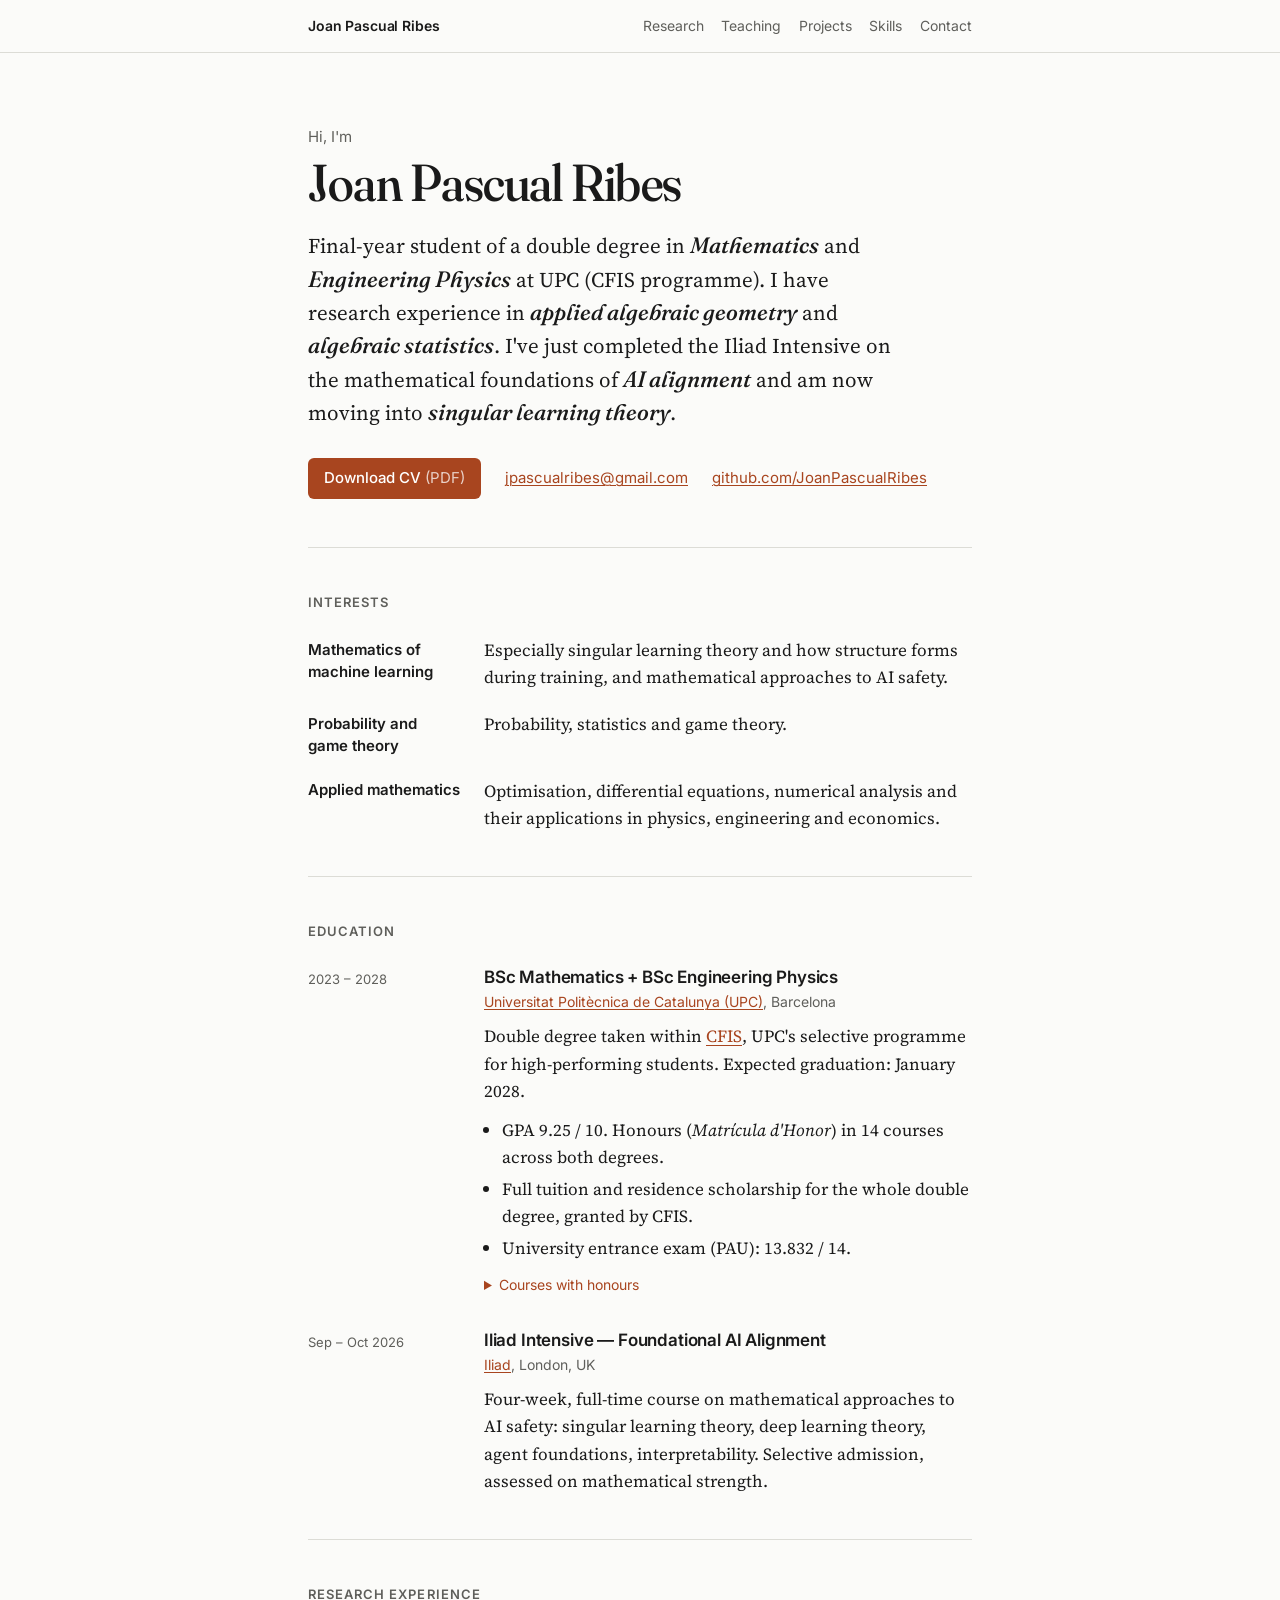
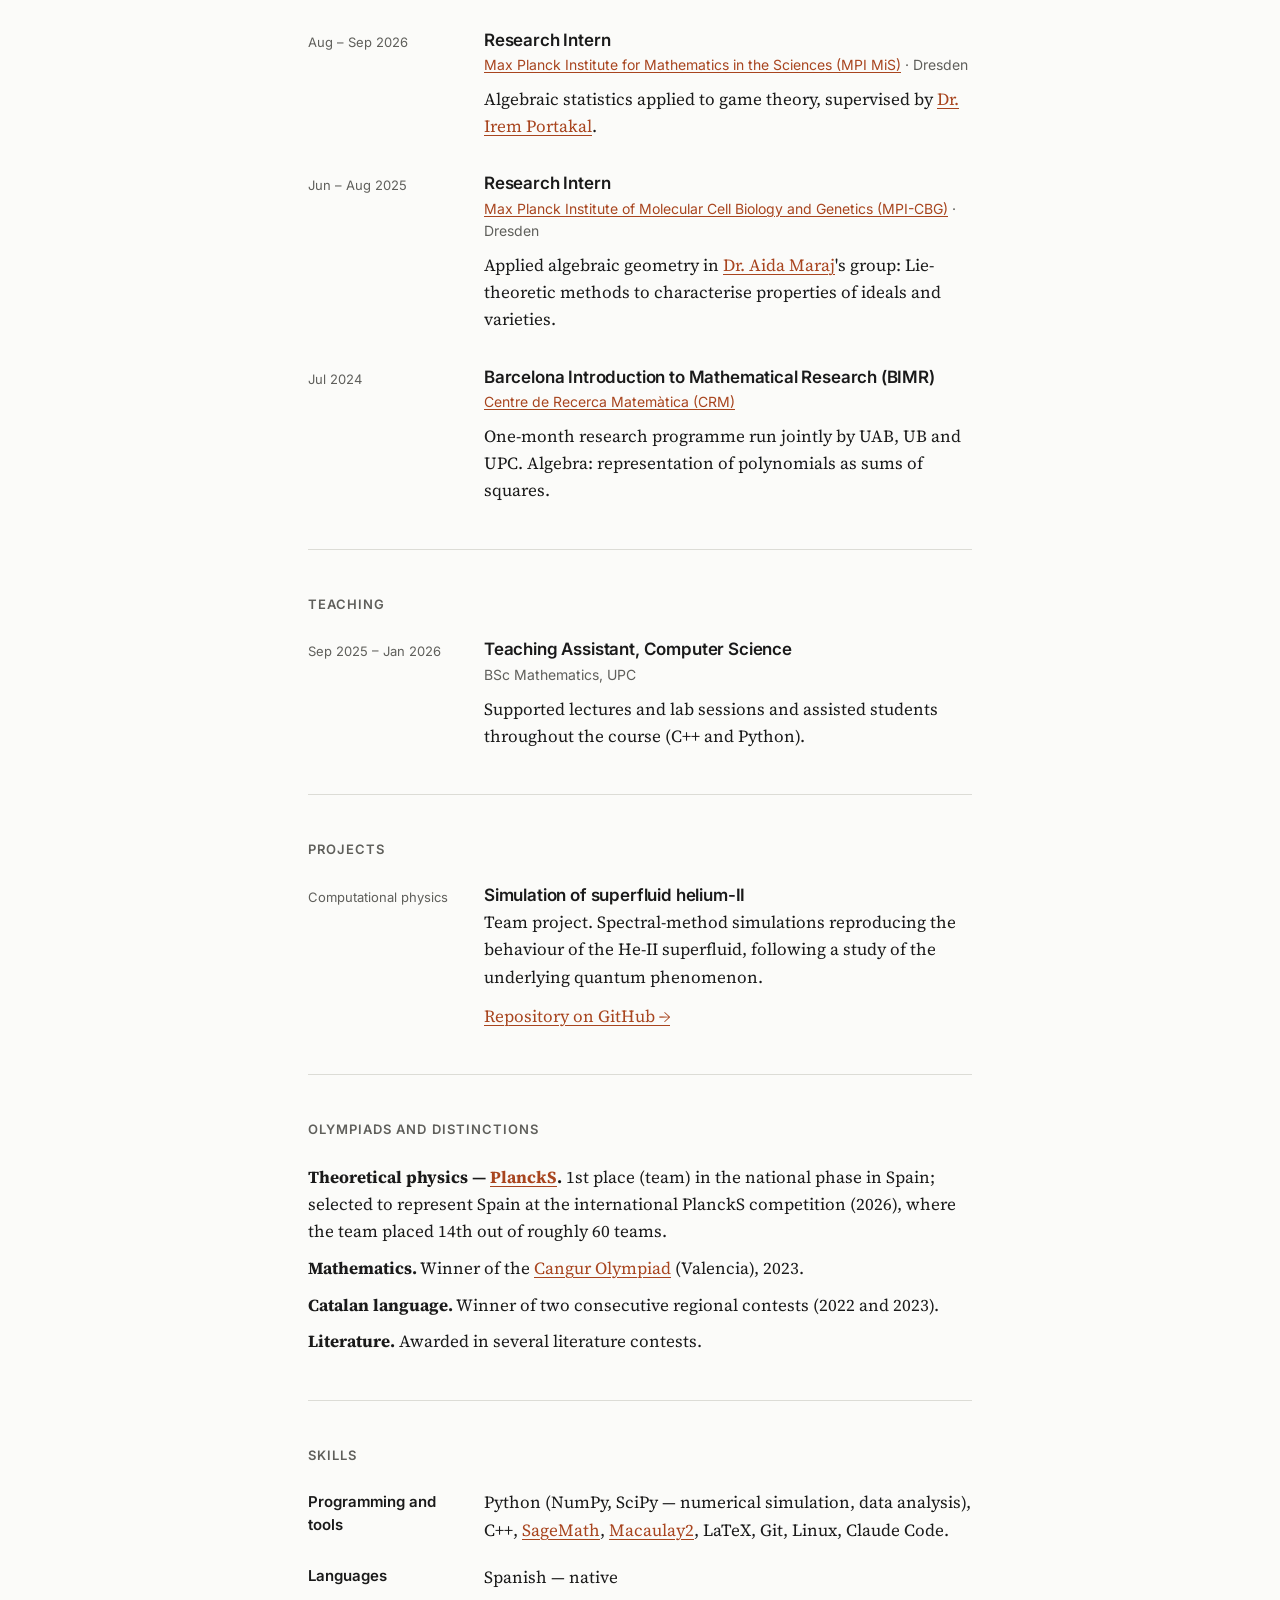
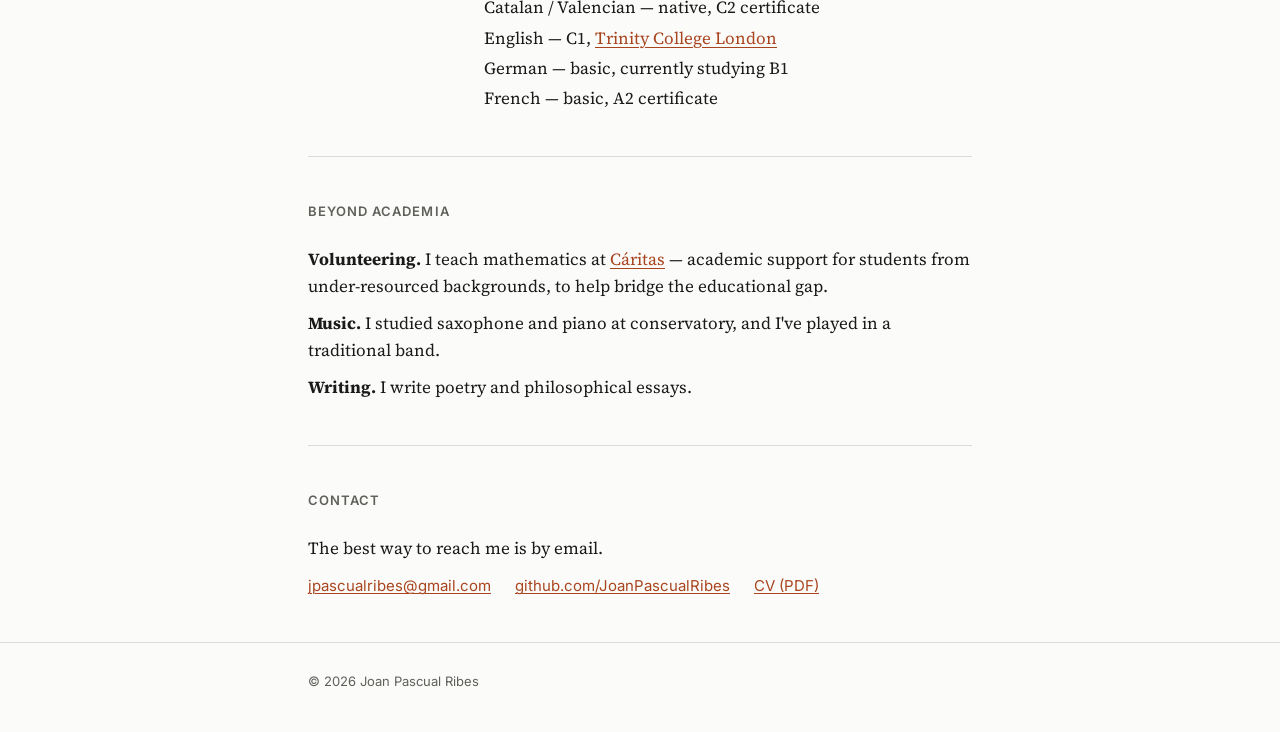
<file: index.html>
<!DOCTYPE html>
<html lang="en">
<head>
	<meta charset="utf-8">
	<meta name="viewport" content="width=device-width, initial-scale=1">
	<title>Joan Pascual Ribes</title>
	<meta name="description" content="Joan Pascual Ribes — final-year student of a double degree in Mathematics and Engineering Physics at UPC (CFIS), with research experience in applied algebraic geometry and algebraic statistics, now moving into singular learning theory.">
	<meta name="author" content="Joan Pascual Ribes">
	<meta property="og:type" content="website">
	<meta property="og:title" content="Joan Pascual Ribes">
	<meta property="og:description" content="Final-year student of a double degree in Mathematics and Engineering Physics at UPC (CFIS), with research experience in applied algebraic geometry and algebraic statistics, now moving into singular learning theory.">
	<meta property="og:url" content="https://joanpascualribes.github.io/">
	<link rel="canonical" href="https://joanpascualribes.github.io/">
	<link rel="icon" href="data:image/svg+xml,%3Csvg xmlns='http://www.w3.org/2000/svg' viewBox='0 0 64 64'%3E%3Crect width='64' height='64' rx='12' fill='%231a1a1a'/%3E%3Ctext x='32' y='43' text-anchor='middle' font-family='Georgia,serif' font-size='32' fill='%23fbfbf9'%3EJP%3C/text%3E%3C/svg%3E">
	<link rel="preconnect" href="https://fonts.googleapis.com">
	<link rel="preconnect" href="https://fonts.gstatic.com" crossorigin>
	<link rel="stylesheet" href="https://fonts.googleapis.com/css2?family=Fraunces:ital,opsz,wght@0,9..144,500;0,9..144,600;1,9..144,500&family=Inter:wght@400;500;600&family=Source+Serif+4:ital,opsz,wght@0,8..60,400;0,8..60,600;1,8..60,400&display=swap">
	<link rel="stylesheet" href="assets/css/style.css?v=6">
</head>
<body>

<a class="skip" href="#main">Skip to content</a>

<header class="site-header">
	<div class="wrap">
		<a class="brand" href="#top">Joan Pascual Ribes</a>
		<nav aria-label="Sections">
			<a href="#research">Research</a>
			<a href="#experience">Teaching</a>
			<a href="#projects">Projects</a>
			<a href="#skills">Skills</a>
			<a href="#contact">Contact</a>
		</nav>
	</div>
</header>

<main id="main" class="wrap">

	<section id="top" class="hero">
		<p class="hello">Hi, I'm</p>
		<h1>Joan Pascual Ribes</h1>
		<p class="lead">Final-year student of a double degree in <strong>Mathematics</strong> and <strong>Engineering Physics</strong> at UPC (CFIS programme). I have research experience in <strong>applied algebraic geometry</strong> and <strong>algebraic statistics</strong>. I've just completed the Iliad Intensive on the mathematical foundations of <strong>AI alignment</strong> and am now moving into <strong>singular learning theory</strong>.</p>
		<ul class="links">
			<li><a class="button" href="assets/CV.pdf" download="Joan_Pascual_Ribes_CV.pdf">Download CV <span class="muted">(PDF)</span></a></li>
			<li><a href="mailto:jpascualribes@gmail.com">jpascualribes@gmail.com</a></li>
			<li><a href="https://github.com/JoanPascualRibes" rel="me">github.com/JoanPascualRibes</a></li>
		</ul>
	</section>

	<section id="interests">
		<h2>Interests</h2>
		<dl class="interests">
			<div>
				<dt>Mathematics of machine learning</dt>
				<dd>Especially singular learning theory and how structure forms during training, and mathematical approaches to AI safety.</dd>
			</div>
			<div>
				<dt>Probability and game theory</dt>
				<dd>Probability, statistics and game theory.</dd>
			</div>
			<div>
				<dt>Applied mathematics</dt>
				<dd>Optimisation, differential equations, numerical analysis and their applications in physics, engineering and economics.</dd>
			</div>
		</dl>
	</section>

	<section id="education">
		<h2>Education</h2>

		<article class="entry">
			<div class="when">2023 – 2028</div>
			<div class="what">
				<h3>BSc Mathematics + BSc Engineering Physics</h3>
				<p class="where"><a class="ref" href="https://www.upc.edu/en">Universitat Politècnica de Catalunya (UPC)</a>, Barcelona</p>
				<p>Double degree taken within <a class="ref" href="https://en.wikipedia.org/wiki/Centre_de_Formaci%C3%B3_Interdisciplin%C3%A0ria_Superior">CFIS</a>, UPC's selective programme for high-performing students. Expected graduation: January 2028.</p>
				<ul>
					<li>GPA 9.25 / 10. Honours (<em>Matrícula d'Honor</em>) in 14 courses across both degrees.</li>
					<li>Full tuition and residence scholarship for the whole double degree, granted by CFIS.</li>
					<li>University entrance exam (PAU): 13.832 / 14.</li>
				</ul>
				<details>
					<summary>Courses with honours</summary>
					<p><strong>Mathematics:</strong> One Variable Calculus, Linear Algebra, Integral Calculus, Ordinary Differential Equations, Multilinear Algebra and Projective Geometry.</p>
					<p><strong>Engineering Physics:</strong> Physics I, Physics II, Biophysics, Electromagnetism, Thermodynamics, Quantum Physics, Solid State, Electromagnetic Waves, Instrumentation.</p>
				</details>
			</div>
		</article>

		<article class="entry">
			<div class="when">Sep – Oct 2026</div>
			<div class="what">
				<h3>Iliad Intensive — Foundational AI Alignment</h3>
				<p class="where"><a class="ref" href="https://www.iliad.ac/intensive">Iliad</a>, London, UK</p>
				<p>Four-week, full-time course on mathematical approaches to AI safety: singular learning theory, deep learning theory, agent foundations, interpretability. Selective admission, assessed on mathematical strength.</p>
			</div>
		</article>
	</section>

	<section id="research">
		<h2>Research experience</h2>

		<article class="entry">
			<div class="when">Aug – Sep 2026</div>
			<div class="what">
				<h3>Research Intern</h3>
				<p class="where"><a class="ref" href="https://www.mis.mpg.de/">Max Planck Institute for Mathematics in the Sciences (MPI MiS)</a> · Dresden</p>
				<p>Algebraic statistics applied to game theory, supervised by <a class="ref" href="https://www.irem-portakal.de/">Dr. Irem Portakal</a>.</p>
			</div>
		</article>

		<article class="entry">
			<div class="when">Jun – Aug 2025</div>
			<div class="what">
				<h3>Research Intern</h3>
				<p class="where"><a class="ref" href="https://www.mpi-cbg.de/">Max Planck Institute of Molecular Cell Biology and Genetics (MPI-CBG)</a> · Dresden</p>
				<p>Applied algebraic geometry in <a class="ref" href="https://sites.google.com/view/aidamaraj">Dr. Aida Maraj</a>'s group: Lie-theoretic methods to characterise properties of ideals and varieties.</p>
			</div>
		</article>

		<article class="entry">
			<div class="when">Jul 2024</div>
			<div class="what">
				<h3>Barcelona Introduction to Mathematical Research (BIMR)</h3>
				<p class="where"><a class="ref" href="https://www.crm.cat/">Centre de Recerca Matemàtica (CRM)</a></p>
				<p>One-month research programme run jointly by UAB, UB and UPC. Algebra: representation of polynomials as sums of squares.</p>
			</div>
		</article>
	</section>

	<section id="experience">
		<h2>Teaching</h2>

		<article class="entry">
			<div class="when">Sep 2025 – Jan 2026</div>
			<div class="what">
				<h3>Teaching Assistant, Computer Science</h3>
				<p class="where">BSc Mathematics, UPC</p>
				<p>Supported lectures and lab sessions and assisted students throughout the course (C++ and Python).</p>
			</div>
		</article>

	</section>

	<section id="projects">
		<h2>Projects</h2>

		<article class="entry">
			<div class="when">Computational physics</div>
			<div class="what">
				<h3>Simulation of superfluid helium-II</h3>
				<p>Team project. Spectral-method simulations reproducing the behaviour of the He-II superfluid, following a study of the underlying quantum phenomenon.</p>
				<p><a href="https://github.com/JoanPascualRibes/Superfluids">Repository on GitHub →</a></p>
			</div>
		</article>

	</section>

	<section id="distinctions">
		<h2>Olympiads and distinctions</h2>
		<ul class="plain">
			<li><strong>Theoretical physics — <a class="ref" href="https://iaps.info/events/plancks/">PlanckS</a>.</strong> 1st place (team) in the national phase in Spain; selected to represent Spain at the international PlanckS competition (2026), where the team placed 14th out of roughly 60 teams.</li>
			<li><strong>Mathematics.</strong> Winner of the <a class="ref" href="https://cangur.alcoi.upv.es/">Cangur Olympiad</a> (Valencia), 2023.</li>
			<li><strong>Catalan language.</strong> Winner of two consecutive regional contests (2022 and 2023).</li>
			<li><strong>Literature.</strong> Awarded in several literature contests.</li>
		</ul>
	</section>

	<section id="skills">
		<h2>Skills</h2>
		<dl class="skills">
			<div>
				<dt>Programming and tools</dt>
				<dd>Python (NumPy, SciPy — numerical simulation, data analysis), C++, <a class="ref" href="https://www.sagemath.org/">SageMath</a>, <a class="ref" href="https://macaulay2.com/">Macaulay2</a>, LaTeX, Git, Linux, Claude Code.</dd>
			</div>
			<div>
				<dt>Languages</dt>
				<dd>
					<ul class="plain">
						<li>Spanish — native</li>
						<li>Catalan / Valencian — native, C2 certificate</li>
						<li>English — C1, <a class="ref" href="https://www.trinitycollege.com/">Trinity College London</a></li>
						<li>German — basic, currently studying B1</li>
						<li>French — basic, A2 certificate</li>
					</ul>
				</dd>
			</div>
		</dl>
	</section>

	<section id="beyond">
		<h2>Beyond academia</h2>
		<ul class="plain">
			<li><strong>Volunteering.</strong> I teach mathematics at <a class="ref" href="https://www.caritas.es/">Cáritas</a> — academic support for students from under-resourced backgrounds, to help bridge the educational gap.</li>
			<li><strong>Music.</strong> I studied saxophone and piano at conservatory, and I've played in a traditional band.</li>
			<li><strong>Writing.</strong> I write poetry and philosophical essays.</li>
		</ul>
	</section>

	<section id="contact">
		<h2>Contact</h2>
		<p>The best way to reach me is by email.</p>
		<ul class="links">
			<li><a href="mailto:jpascualribes@gmail.com">jpascualribes@gmail.com</a></li>
			<li><a href="https://github.com/JoanPascualRibes" rel="me">github.com/JoanPascualRibes</a></li>
			<li><a href="assets/CV.pdf" download="Joan_Pascual_Ribes_CV.pdf">CV (PDF)</a></li>
		</ul>
	</section>

</main>

<footer class="site-footer">
	<div class="wrap">
		<p>&copy; 2026 Joan Pascual Ribes</p>
	</div>
</footer>

</body>
</html>
</file>
<file: assets/css/style.css>
:root {
	--bg: #fbfbf9;
	--bg-raised: #f2f2ee;
	--text: #1a1a1a;
	--muted: #5f5f5b;
	--rule: #dcdcd6;
	--accent: #a8451f;
	--accent-ink: #ffffff;
	--display: "Fraunces", "Source Serif 4", Charter, "Iowan Old Style", Georgia, serif;
	--sans: "Inter", system-ui, -apple-system, "Segoe UI", Roboto, Helvetica, Arial, sans-serif;
	--serif: "Source Serif 4", Charter, "Iowan Old Style", Georgia, "Times New Roman", serif;
	--measure: 44rem;
	color-scheme: light dark;
}

@media (prefers-color-scheme: dark) {
	:root {
		--bg: #131313;
		--bg-raised: #1c1c1c;
		--text: #e9e9e4;
		--muted: #a3a39c;
		--rule: #2e2e2c;
		--accent: #e8a582;
		--accent-ink: #1f1109;
	}
}

*, *::before, *::after { box-sizing: border-box; }

html {
	scroll-behavior: smooth;
	scroll-padding-top: 4.5rem;
}

@media (prefers-reduced-motion: reduce) {
	html { scroll-behavior: auto; }
}

body {
	margin: 0;
	background: var(--bg);
	color: var(--text);
	font-family: var(--serif);
	font-size: 1.0625rem;
	line-height: 1.6;
	-webkit-font-smoothing: antialiased;
	text-rendering: optimizeLegibility;
}

.wrap {
	max-width: var(--measure);
	margin: 0 auto;
	padding-inline: 1.25rem;
}

a {
	color: var(--accent);
	text-decoration: underline;
	text-decoration-thickness: 1px;
	text-underline-offset: 0.15em;
}

a:hover { text-decoration-thickness: 2px; }

a:focus-visible {
	outline: 2px solid var(--accent);
	outline-offset: 3px;
	border-radius: 2px;
}

.skip {
	position: absolute;
	left: -999px;
	top: 0.5rem;
	background: var(--accent);
	color: var(--accent-ink);
	padding: 0.5rem 0.75rem;
	border-radius: 4px;
	z-index: 10;
}

.skip:focus { left: 0.5rem; }

/* Header */

.site-header {
	position: sticky;
	top: 0;
	z-index: 5;
	background: color-mix(in srgb, var(--bg) 88%, transparent);
	backdrop-filter: blur(8px);
	-webkit-backdrop-filter: blur(8px);
	border-bottom: 1px solid var(--rule);
	font-family: var(--sans);
	font-size: 0.875rem;
}

.site-header .wrap {
	display: flex;
	align-items: center;
	justify-content: space-between;
	gap: 1rem 1.5rem;
	flex-wrap: wrap;
	min-height: 3.25rem;
	padding-block: 0.6rem;
}

.brand {
	font-weight: 600;
	color: var(--text);
	text-decoration: none;
	letter-spacing: -0.01em;
}

.site-header nav {
	display: flex;
	flex-wrap: wrap;
	gap: 0.25rem 1.1rem;
}

.site-header nav a {
	color: var(--muted);
	text-decoration: none;
}

.site-header nav a:hover { color: var(--text); }

/* Hero */

.hero {
	padding-block: 4.5rem 3rem;
	border-bottom: 1px solid var(--rule);
}

.hello {
	font-family: var(--sans);
	font-size: 0.9375rem;
	color: var(--muted);
	margin: 0 0 0.35rem;
}

h1 {
	font-family: var(--display);
	font-variation-settings: "opsz" 144, "SOFT" 40;
	font-weight: 500;
	font-size: clamp(2.25rem, 6vw, 3.25rem);
	letter-spacing: -0.015em;
	line-height: 1.05;
	margin: 0 0 1.25rem;
}

.lead {
	font-size: 1.3125rem;
	line-height: 1.5;
	max-width: 38rem;
	margin: 0 0 1.75rem;
}

/* Keywords in the lead: set in the display face, italic — emphasis by contrast of type, not colour */
.lead strong {
	font-family: var(--display);
	font-style: italic;
	font-weight: 500;
	font-size: 1.06em;
	font-variation-settings: "opsz" 40;
	color: var(--text);
}

.links {
	list-style: none;
	margin: 0;
	padding: 0;
	display: flex;
	flex-wrap: wrap;
	align-items: center;
	gap: 0.75rem 1.5rem;
	font-family: var(--sans);
	font-size: 0.9375rem;
}

.button {
	display: inline-block;
	background: var(--accent);
	color: var(--accent-ink);
	text-decoration: none;
	padding: 0.55rem 1rem;
	border-radius: 6px;
	font-weight: 500;
}

.button:hover { text-decoration: none; filter: brightness(1.1); }
.button .muted { color: inherit; opacity: 0.75; }

/* Sections */

section {
	padding-block: 2.75rem;
	border-bottom: 1px solid var(--rule);
}

section:last-of-type { border-bottom: 0; }

h2 {
	font-family: var(--sans);
	font-weight: 600;
	font-size: 0.8125rem;
	letter-spacing: 0.08em;
	text-transform: uppercase;
	color: var(--muted);
	margin: 0 0 1.5rem;
}

h3 {
	font-family: var(--sans);
	font-weight: 600;
	font-size: 1.0625rem;
	letter-spacing: -0.01em;
	line-height: 1.35;
	margin: 0 0 0.15rem;
}

p { margin: 0 0 0.75rem; }
p:last-child { margin-bottom: 0; }

.muted { color: var(--muted); font-weight: 400; }

.where {
	font-family: var(--sans);
	font-size: 0.875rem;
	color: var(--muted);
	margin-bottom: 0.6rem;
}

/* Entries: date column + content */

.entry {
	display: grid;
	grid-template-columns: 9.5rem 1fr;
	gap: 0.25rem 1.5rem;
	margin-bottom: 2rem;
}

.entry:last-child { margin-bottom: 0; }

.when {
	font-family: var(--sans);
	font-size: 0.8125rem;
	color: var(--muted);
	line-height: 1.5;
	padding-top: 0.25rem;
}

.when span { display: block; }

.what ul {
	margin: 0.5rem 0 0.75rem;
	padding-left: 1.1rem;
}

.what li { margin-bottom: 0.3rem; }

details {
	margin-top: 0.5rem;
	font-size: 0.9375rem;
}

summary {
	cursor: pointer;
	font-family: var(--sans);
	font-size: 0.875rem;
	color: var(--accent);
}

details[open] summary { margin-bottom: 0.5rem; }

details p { margin-bottom: 0.4rem; }

/* Definition lists (interests, skills) */

dl {
	margin: 0;
	display: grid;
	gap: 1.25rem;
}

dl > div {
	display: grid;
	grid-template-columns: 9.5rem 1fr;
	gap: 0.25rem 1.5rem;
}

dt {
	font-family: var(--sans);
	font-weight: 600;
	font-size: 0.9375rem;
	line-height: 1.5;
	padding-top: 0.1rem;
}

dd { margin: 0; }

ul.plain {
	list-style: none;
	margin: 0;
	padding: 0;
}

ul.plain li { margin-bottom: 0.6rem; }
ul.plain li:last-child { margin-bottom: 0; }
dd ul.plain li { margin-bottom: 0.2rem; }

/* Footer */

.site-footer {
	border-top: 1px solid var(--rule);
	padding-block: 1.75rem 2.5rem;
	font-family: var(--sans);
	font-size: 0.8125rem;
	color: var(--muted);
}

.site-footer p { margin: 0; }

/* Small screens */

@media (max-width: 40rem) {
	.entry,
	dl > div {
		grid-template-columns: 1fr;
		gap: 0.15rem;
	}

	.when { padding-top: 0; }
	.when span { display: inline; }
	.when span + span::before { content: " · "; }

	.hero { padding-block: 3rem 2.25rem; }
	section { padding-block: 2.25rem; }
}
</file>
